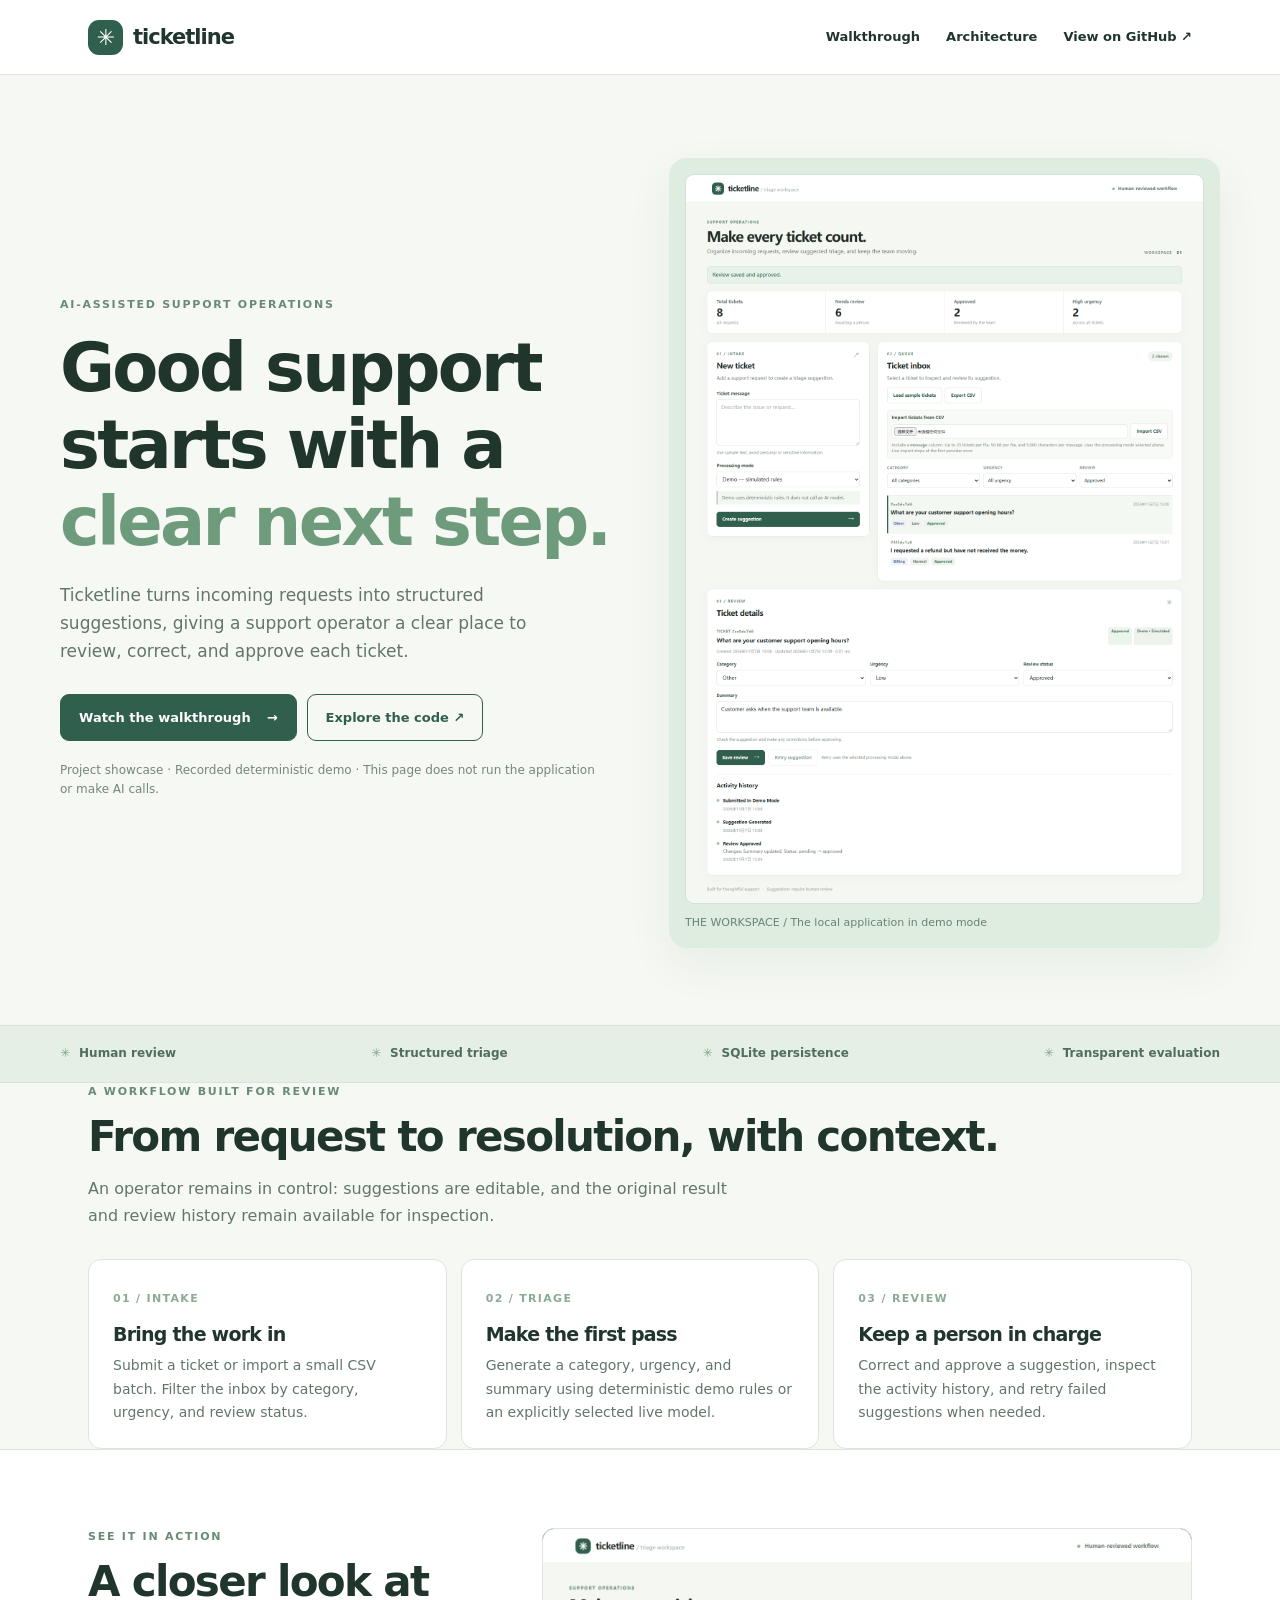
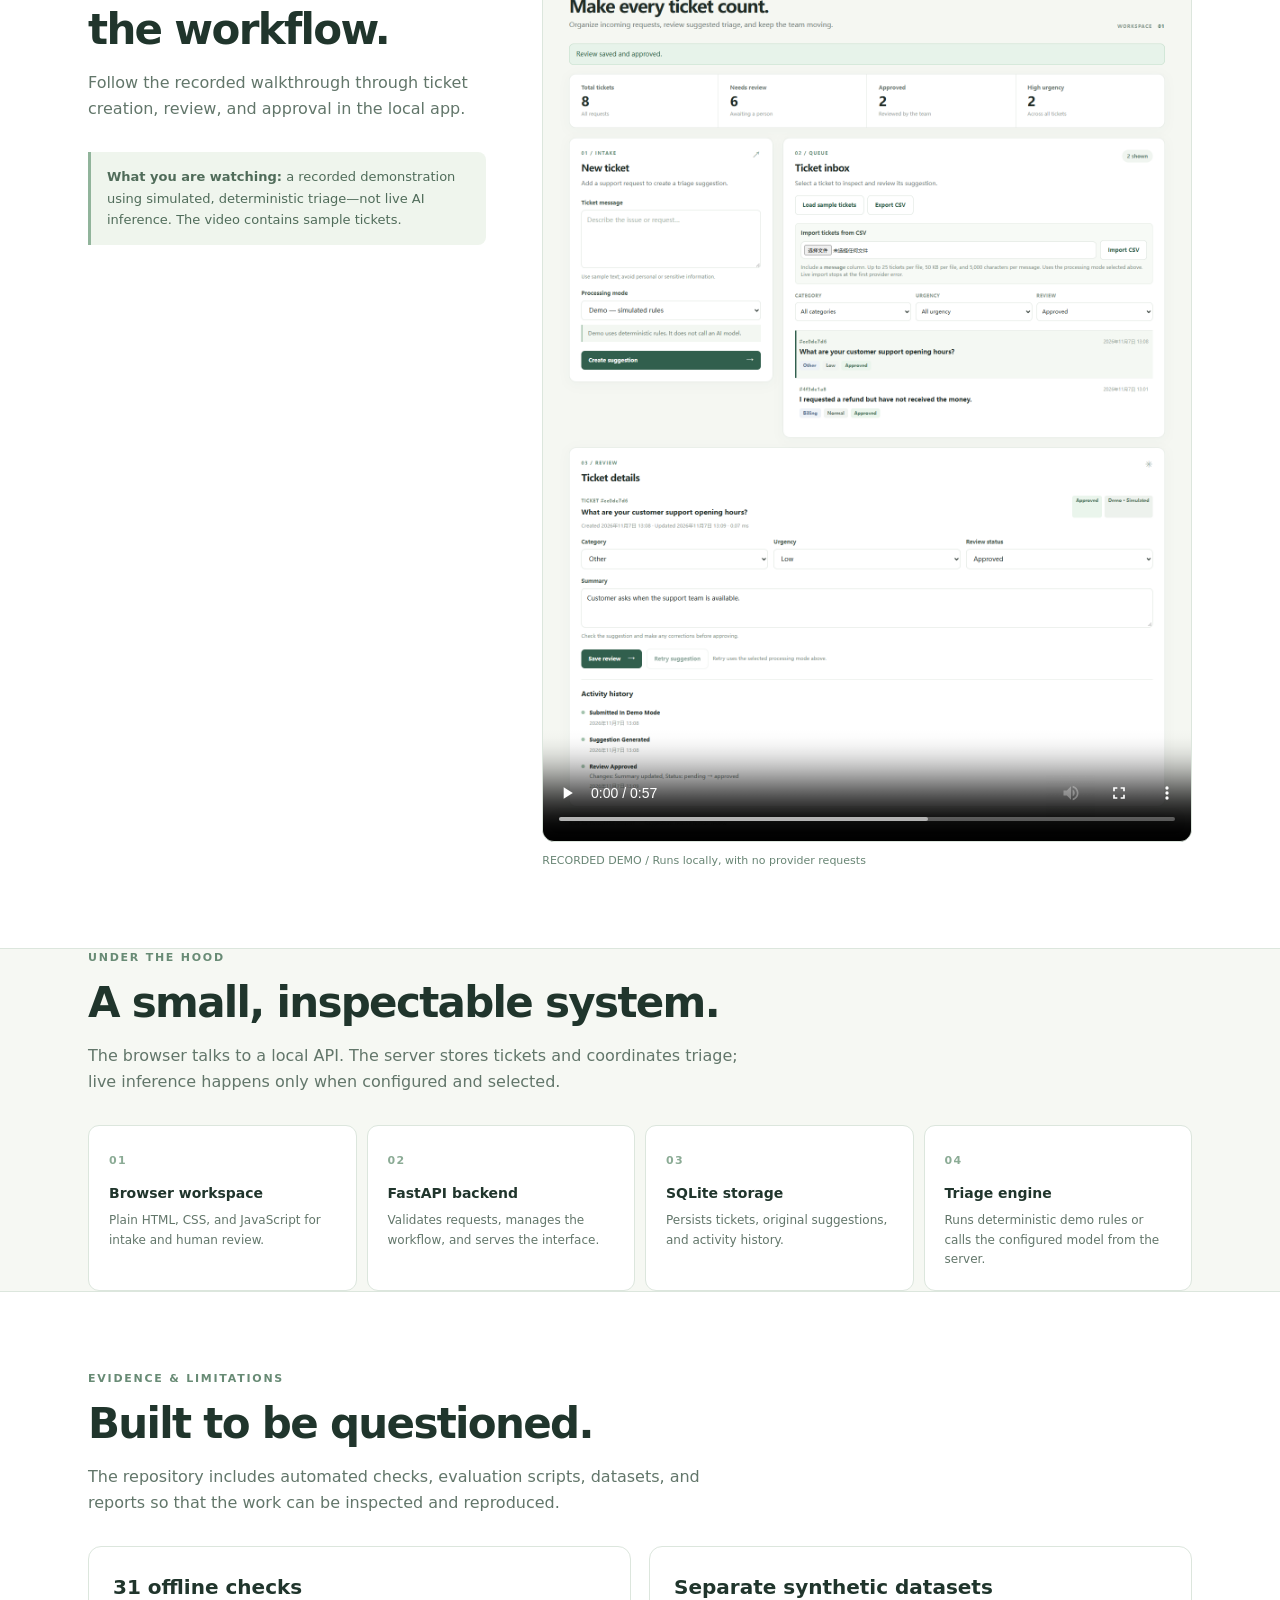
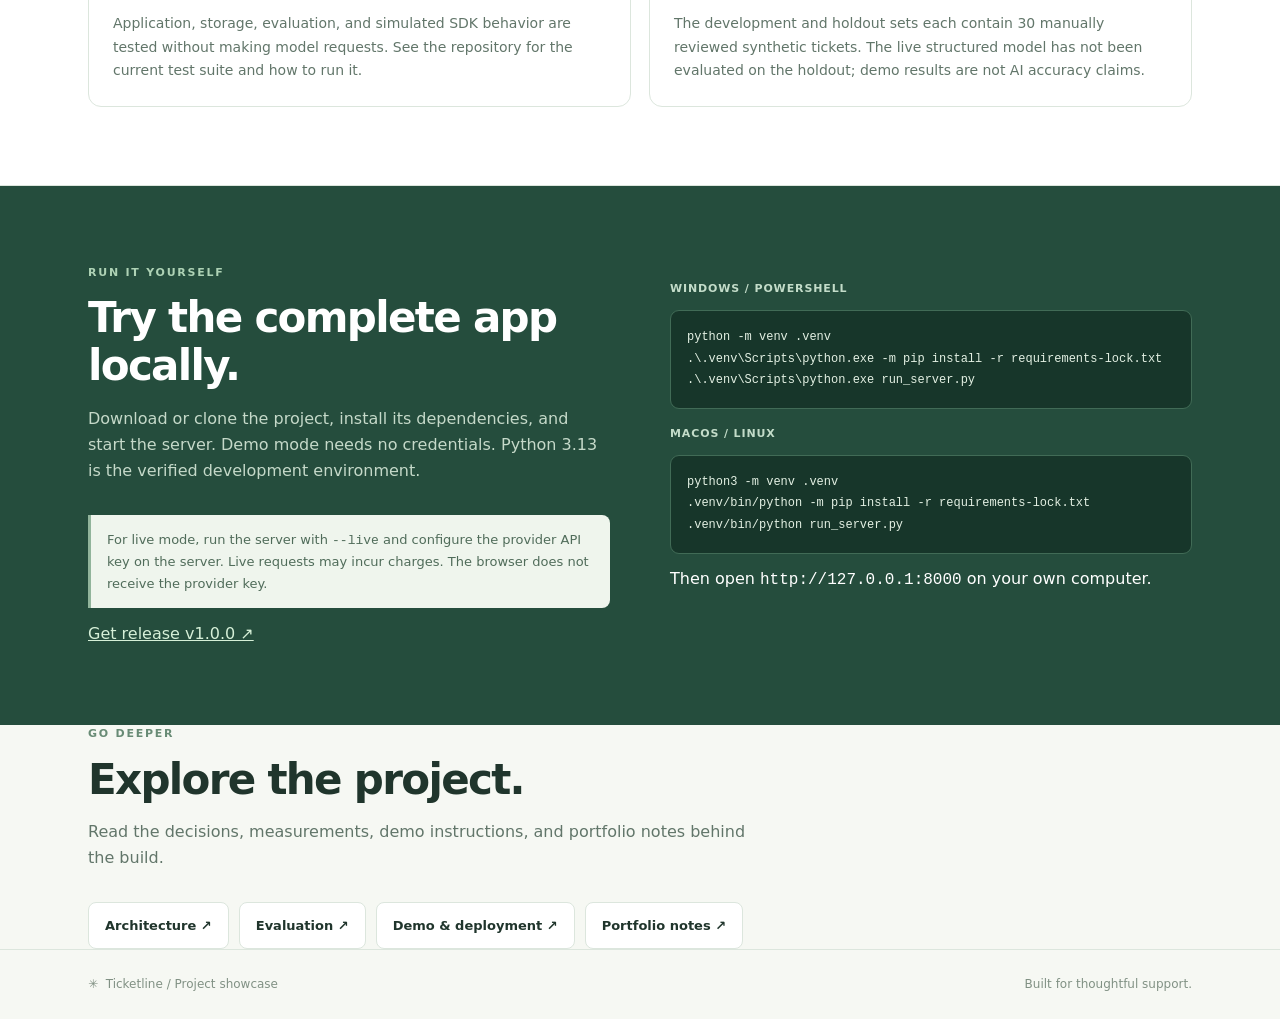
<file: docs/index.html>
<!doctype html>
<html lang="en">
<head>
  <meta charset="utf-8">
  <meta name="viewport" content="width=device-width, initial-scale=1">
  <meta name="color-scheme" content="light">
  <link rel="icon" href="assets/favicon.svg" type="image/svg+xml">
  <meta name="description" content="Ticketline is a human-reviewed support ticket triage application. Explore the project, recorded demo, architecture, and evaluation.">
  <title>Ticketline — Support triage, thoughtfully built</title>
  <style>
    :root { --ink:#20352c; --green:#315f4d; --dark:#214737; --mint:#e6f0e5; --cream:#f6f8f3; --line:#dce6dd; --muted:#62766a; }
    * { box-sizing:border-box; }
    html { scroll-behavior:smooth; }
    body { margin:0; color:var(--ink); background:var(--cream); font:16px/1.65 system-ui,-apple-system,BlinkMacSystemFont,"Segoe UI",sans-serif; }
    a { color:inherit; }
    a:focus-visible, video:focus-visible { outline:3px solid #7da889; outline-offset:4px; }
    .wrap { max-width:1160px; padding:0 28px; margin:auto; }
    header { border-bottom:1px solid var(--line); background:#fff; }
    nav { min-height:74px; display:flex; align-items:center; justify-content:space-between; gap:20px; }
    .logo { display:inline-flex; align-items:center; gap:10px; text-decoration:none; font-size:21px; font-weight:800; letter-spacing:-1px; }
    .mark { display:grid; place-items:center; width:35px; height:35px; color:#fff; background:var(--green); border-radius:11px; font-size:22px; }
    .navlinks { display:flex; align-items:center; gap:26px; font-size:13px; font-weight:650; }
    .navlinks a { text-decoration:none; }
    .navlinks a:hover, .text-link:hover { text-decoration:underline; }
    .hero { display:grid; grid-template-columns:1fr 1fr; align-items:center; gap:58px; padding:83px 0 77px; }
    .eyebrow { color:#688b75; font-size:11px; font-weight:800; letter-spacing:.16em; text-transform:uppercase; }
    h1,h2,h3,p { margin-top:0; }
    h1,h2,h3 { line-height:1.15; letter-spacing:-.04em; }
    h1 { font-size:clamp(42px,5.4vw,67px); margin:16px 0 20px; }
    h1 em { color:#6e9b7c; font-style:normal; }
    h2 { font-size:clamp(30px,3.4vw,42px); margin:12px 0 15px; }
    h3 { font-size:19px; margin:13px 0 9px; }
    .intro { color:var(--muted); font-size:17px; max-width:530px; }
    .button-row { display:flex; flex-wrap:wrap; gap:10px; margin:29px 0 20px; }
    .button { display:inline-flex; align-items:center; justify-content:center; gap:16px; border:1px solid var(--green); border-radius:9px; padding:12px 18px; text-decoration:none; font-weight:700; font-size:13px; }
    .primary { color:white; background:var(--green); }
    .primary:hover { background:var(--dark); }
    .secondary { color:var(--green); background:transparent; }
    .secondary:hover { background:var(--mint); }
    .scope { color:#74877a; font-size:12px; line-height:1.55; max-width:540px; }
    .screenshot-wrap { margin:0; background:#dfece0; padding:16px; border-radius:18px; box-shadow:0 16px 45px #315f4d12; }
    .screenshot-wrap img { display:block; width:100%; height:auto; border-radius:9px; border:1px solid #d5e1d7; }
    .caption { color:#688574; font-size:11px; margin:10px 0 0; }
    .band { background:#e5efe5; border-block:1px solid #d7e5d8; }
    .band-inner { display:flex; flex-wrap:wrap; align-items:center; justify-content:space-between; gap:15px; padding:18px 0; font-size:12px; font-weight:700; color:#506e5b; }
    .band-inner span::before { content:"✳"; color:#7fa68a; margin-right:9px; }
    section { padding:78px 0; }
    .section-lede { color:var(--muted); max-width:660px; margin-bottom:30px; }
    .grid { display:grid; grid-template-columns:repeat(3,1fr); gap:14px; }
    .card { background:white; border:1px solid var(--line); border-radius:13px; padding:24px; }
    .card-number { color:#8bab95; font-size:11px; font-weight:800; letter-spacing:.12em; }
    .card p { color:var(--muted); font-size:14px; margin:0; }
    .demo-section { background:#fff; border-block:1px solid var(--line); }
    .demo-layout { display:grid; grid-template-columns:.76fr 1.24fr; gap:56px; align-items:start; }
    video { display:block; width:100%; background:#17251e; border:1px solid var(--line); border-radius:12px; }
    .note { background:#eff5ed; border-left:3px solid #91b49b; border-radius:0 8px 8px 0; color:#506c5a; padding:14px 16px; font-size:13px; }
    .architecture { display:grid; grid-template-columns:repeat(4,1fr); gap:10px; margin-top:25px; }
    .architecture .step { position:relative; background:white; border:1px solid var(--line); border-radius:11px; padding:20px; }
    .step strong { display:block; font-size:14px; margin:9px 0 6px; }
    .step p { color:var(--muted); font-size:12px; margin:0; }
    .evidence { display:grid; grid-template-columns:1fr 1fr; gap:18px; margin-top:25px; }
    .evidence strong { font-size:20px; }
    .evidence p { color:var(--muted); margin:8px 0 0; font-size:14px; }
    .start-section { background:#254d3d; color:white; }
    .start-layout { display:grid; grid-template-columns:1fr 1fr; gap:60px; }
    .start-section .eyebrow { color:#aed2b5; }
    .start-section .section-lede { color:#c5d9c9; }
    pre { overflow:auto; background:#17362a; color:#e3f0e3; border:1px solid #416b56; border-radius:9px; padding:16px; font:12px/1.8 ui-monospace,SFMono-Regular,Consolas,monospace; white-space:pre; }
    .code-label { margin:16px 0 5px; color:#c3dcc9; font-size:11px; font-weight:700; text-transform:uppercase; letter-spacing:.08em; }
    .start-section code { font-family:ui-monospace,SFMono-Regular,Consolas,monospace; }
    .start-section a { color:#d6f0d8; }
    .resources { display:flex; flex-wrap:wrap; gap:10px; margin-top:26px; }
    .resource { text-decoration:none; padding:12px 16px; border:1px solid var(--line); border-radius:8px; background:white; font-size:13px; font-weight:700; }
    .resource:hover { background:var(--mint); }
    footer { border-top:1px solid var(--line); padding:25px 0; color:#819184; font-size:12px; }
    footer .wrap { display:flex; justify-content:space-between; flex-wrap:wrap; gap:10px; }
    @media(max-width:800px) { .hero,.demo-layout,.start-layout { grid-template-columns:1fr; gap:30px; } .hero { padding:58px 0; } .grid { grid-template-columns:1fr; } .architecture { grid-template-columns:repeat(2,1fr); } section { padding:58px 0; } }
    @media(max-width:540px) { .wrap { padding:0 20px; } nav { min-height:66px; } .navlinks { gap:14px; } .navlinks .optional { display:none; } .evidence,.architecture { grid-template-columns:1fr; } .band-inner { display:grid; grid-template-columns:1fr 1fr; } }
  </style>
</head>
<body>
  <header><nav class="wrap" aria-label="Main navigation">
    <a class="logo" href="#top"><span class="mark" aria-hidden="true">✳</span>ticketline</a>
    <div class="navlinks"><a class="optional" href="#demo">Walkthrough</a><a class="optional" href="#architecture">Architecture</a><a href="https://github.com/llt3055/ticketline-ai-triage">View on GitHub ↗</a></div>
  </nav></header>
  <main id="top">
    <div class="wrap hero">
      <div>
        <p class="eyebrow">AI-ASSISTED SUPPORT OPERATIONS</p>
        <h1>Good support starts with a <em>clear next step.</em></h1>
        <p class="intro">Ticketline turns incoming requests into structured suggestions, giving a support operator a clear place to review, correct, and approve each ticket.</p>
        <div class="button-row"><a class="button primary" href="#demo">Watch the walkthrough <span aria-hidden="true">→</span></a><a class="button secondary" href="https://github.com/llt3055/ticketline-ai-triage">Explore the code ↗</a></div>
        <p class="scope">Project showcase · Recorded deterministic demo · This page does not run the application or make AI calls.</p>
      </div>
      <figure class="screenshot-wrap"><img src="assets/dashboard.png" alt="Ticketline dashboard showing a ticket inbox, review status, and triage details." loading="eager"><figcaption class="caption">THE WORKSPACE / The local application in demo mode</figcaption></figure>
    </div>
    <div class="band"><div class="wrap band-inner"><span>Human review</span><span>Structured triage</span><span>SQLite persistence</span><span>Transparent evaluation</span></div></div>

    <section class="wrap" aria-labelledby="features-heading">
      <p class="eyebrow">A WORKFLOW BUILT FOR REVIEW</p><h2 id="features-heading">From request to resolution, with context.</h2>
      <p class="section-lede">An operator remains in control: suggestions are editable, and the original result and review history remain available for inspection.</p>
      <div class="grid">
        <article class="card"><span class="card-number">01 / INTAKE</span><h3>Bring the work in</h3><p>Submit a ticket or import a small CSV batch. Filter the inbox by category, urgency, and review status.</p></article>
        <article class="card"><span class="card-number">02 / TRIAGE</span><h3>Make the first pass</h3><p>Generate a category, urgency, and summary using deterministic demo rules or an explicitly selected live model.</p></article>
        <article class="card"><span class="card-number">03 / REVIEW</span><h3>Keep a person in charge</h3><p>Correct and approve a suggestion, inspect the activity history, and retry failed suggestions when needed.</p></article>
      </div>
    </section>

    <section id="demo" class="demo-section"><div class="wrap demo-layout">
      <div><p class="eyebrow">SEE IT IN ACTION</p><h2>A closer look at the workflow.</h2><p class="section-lede">Follow the recorded walkthrough through ticket creation, review, and approval in the local app.</p><p class="note"><strong>What you are watching:</strong> a recorded demonstration using simulated, deterministic triage—not live AI inference. The video contains sample tickets.</p></div>
      <div><video controls preload="metadata" poster="assets/dashboard.png" aria-label="Recorded walkthrough of the Ticketline application in demo mode"><source src="assets/ticketline-walkthrough.webm" type="video/webm">Your browser does not support video playback. <a href="assets/ticketline-walkthrough.webm">Download the recorded walkthrough</a>.</video><p class="caption">RECORDED DEMO / Runs locally, with no provider requests</p></div>
    </div></section>

    <section id="architecture" class="wrap" aria-labelledby="architecture-heading">
      <p class="eyebrow">UNDER THE HOOD</p><h2 id="architecture-heading">A small, inspectable system.</h2>
      <p class="section-lede">The browser talks to a local API. The server stores tickets and coordinates triage; live inference happens only when configured and selected.</p>
      <div class="architecture">
        <div class="step"><span class="card-number">01</span><strong>Browser workspace</strong><p>Plain HTML, CSS, and JavaScript for intake and human review.</p></div>
        <div class="step"><span class="card-number">02</span><strong>FastAPI backend</strong><p>Validates requests, manages the workflow, and serves the interface.</p></div>
        <div class="step"><span class="card-number">03</span><strong>SQLite storage</strong><p>Persists tickets, original suggestions, and activity history.</p></div>
        <div class="step"><span class="card-number">04</span><strong>Triage engine</strong><p>Runs deterministic demo rules or calls the configured model from the server.</p></div>
      </div>
    </section>

    <section class="demo-section"><div class="wrap">
      <p class="eyebrow">EVIDENCE &amp; LIMITATIONS</p><h2>Built to be questioned.</h2>
      <p class="section-lede">The repository includes automated checks, evaluation scripts, datasets, and reports so that the work can be inspected and reproduced.</p>
      <div class="evidence">
        <div class="card"><strong>31 offline checks</strong><p>Application, storage, evaluation, and simulated SDK behavior are tested without making model requests. See the repository for the current test suite and how to run it.</p></div>
        <div class="card"><strong>Separate synthetic datasets</strong><p>The development and holdout sets each contain 30 manually reviewed synthetic tickets. The live structured model has not been evaluated on the holdout; demo results are not AI accuracy claims.</p></div>
      </div>
    </div></section>

    <section class="start-section"><div class="wrap start-layout">
      <div><p class="eyebrow">RUN IT YOURSELF</p><h2>Try the complete app locally.</h2><p class="section-lede">Download or clone the project, install its dependencies, and start the server. Demo mode needs no credentials. Python 3.13 is the verified development environment.</p><p class="note">For live mode, run the server with <code>--live</code> and configure the provider API key on the server. Live requests may incur charges. The browser does not receive the provider key.</p><a href="https://github.com/llt3055/ticketline-ai-triage/releases/tag/v1.0.0">Get release v1.0.0 ↗</a></div>
      <div><p class="code-label">Windows / PowerShell</p><pre><code>python -m venv .venv
.\.venv\Scripts\python.exe -m pip install -r requirements-lock.txt
.\.venv\Scripts\python.exe run_server.py</code></pre>
      <p class="code-label">macOS / Linux</p><pre><code>python3 -m venv .venv
.venv/bin/python -m pip install -r requirements-lock.txt
.venv/bin/python run_server.py</code></pre>
      <p>Then open <code>http://127.0.0.1:8000</code> on your own computer.</p></div>
    </div></section>

    <section class="wrap"><p class="eyebrow">GO DEEPER</p><h2>Explore the project.</h2><p class="section-lede">Read the decisions, measurements, demo instructions, and portfolio notes behind the build.</p>
      <div class="resources"><a class="resource" href="https://github.com/llt3055/ticketline-ai-triage/blob/main/docs/ARCHITECTURE.md">Architecture ↗</a><a class="resource" href="https://github.com/llt3055/ticketline-ai-triage/blob/main/docs/EVALUATION.md">Evaluation ↗</a><a class="resource" href="https://github.com/llt3055/ticketline-ai-triage/blob/main/docs/DEMO.md">Demo &amp; deployment ↗</a><a class="resource" href="https://github.com/llt3055/ticketline-ai-triage/blob/main/docs/PORTFOLIO.md">Portfolio notes ↗</a></div>
    </section>
  </main>
  <footer><div class="wrap"><span>✳ &nbsp;Ticketline / Project showcase</span><span>Built for thoughtful support.</span></div></footer>
</body>
</html>
</file>
